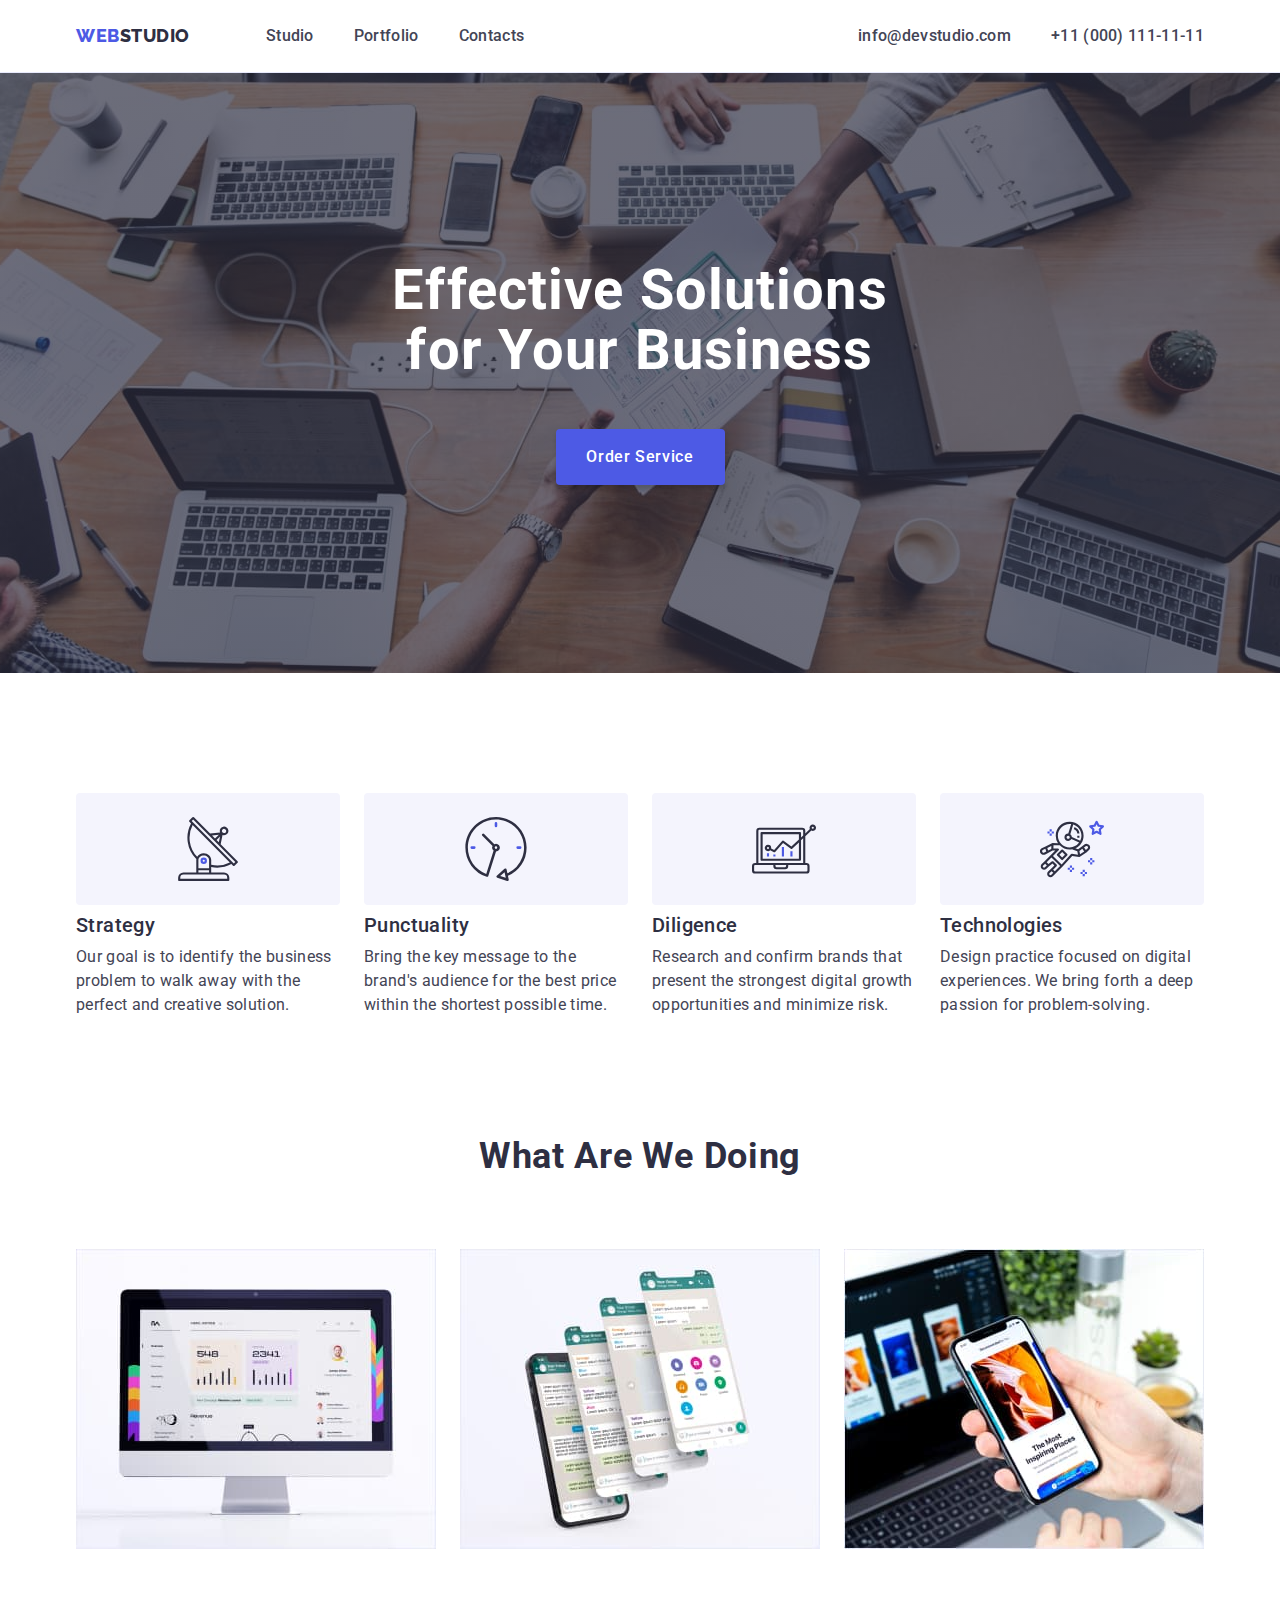
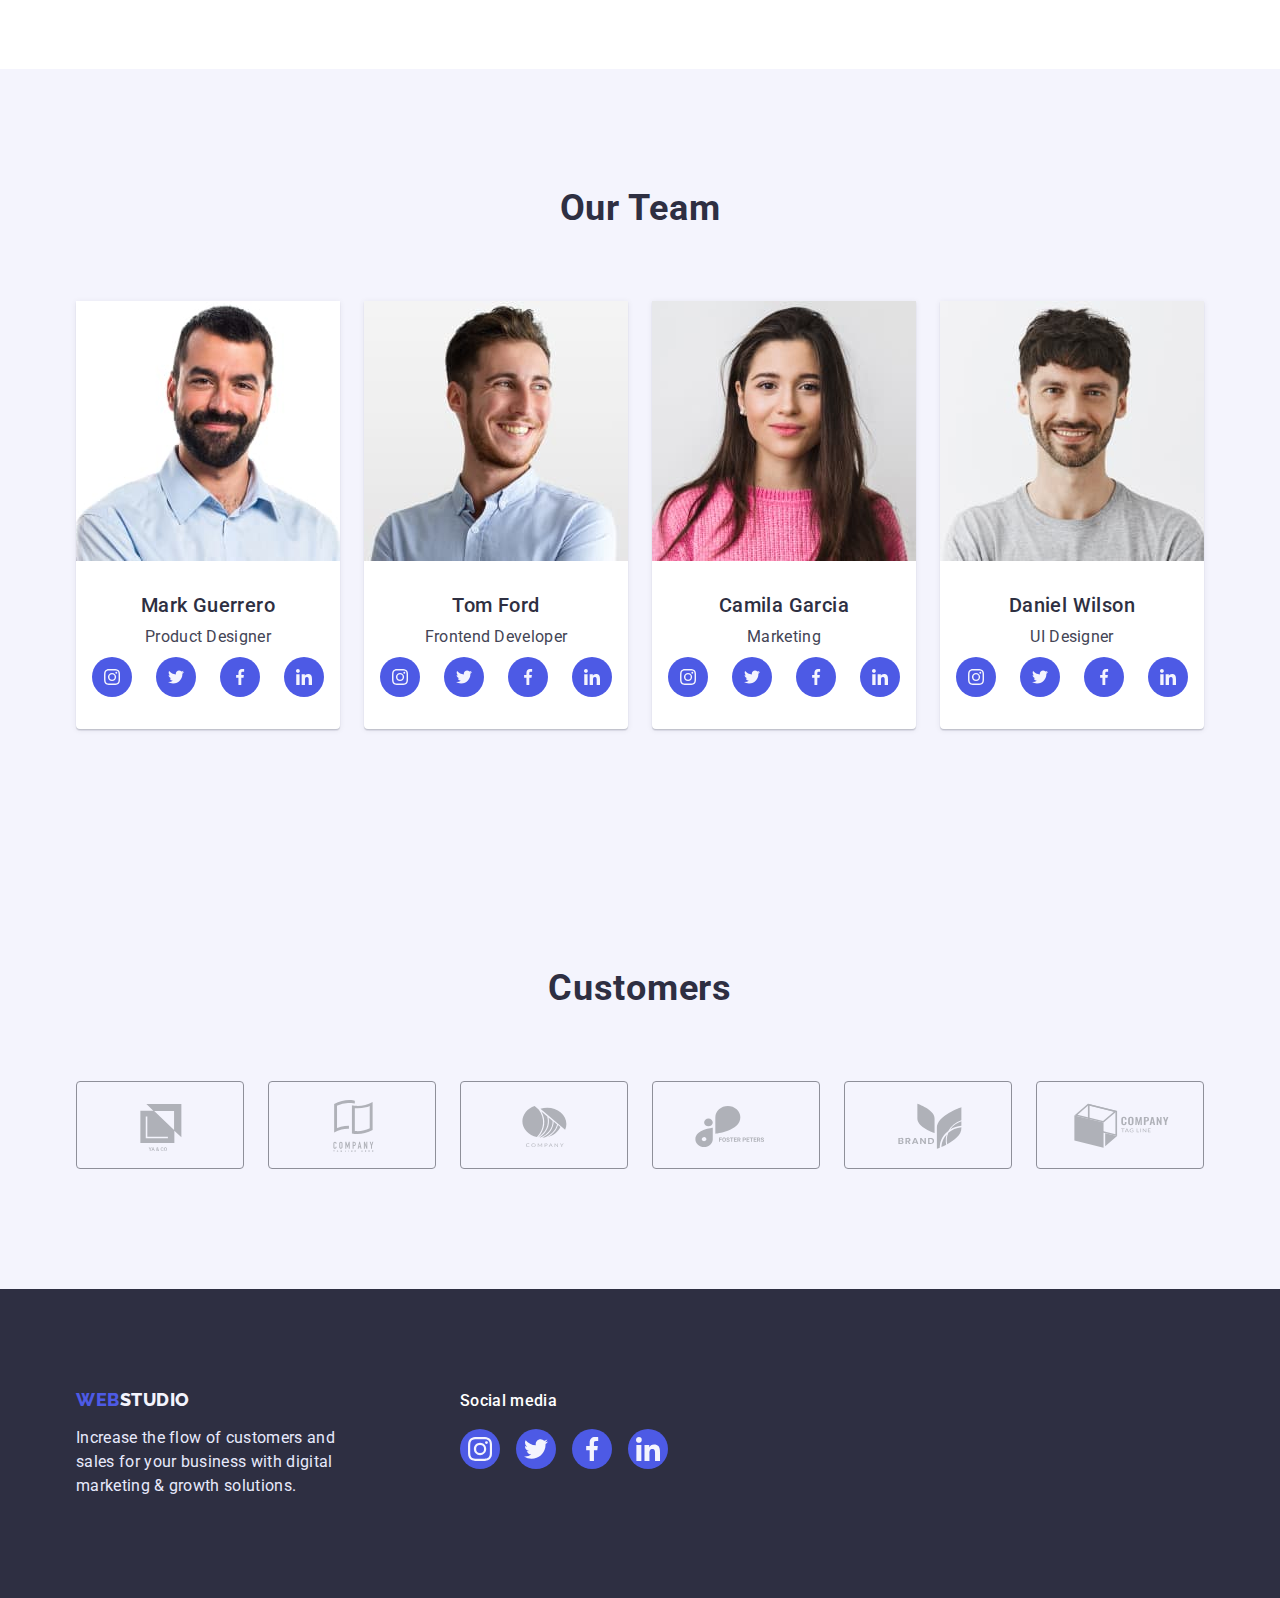
<file: index.html>
<!DOCTYPE html>
<html lang="en">
  <head>
    <meta charset="UTF-8" />
    <meta http-equiv="X-UA-Compatible" content="IE=edge" />
    <meta name="viewport" content="width=device-width, initial-scale=1.0" />

    <title>STUDIO</title>

    <!-- фонти -->
    <link rel="preconnect" href="https://fonts.googleapis.com" />
    <link rel="preconnect" href="https://fonts.gstatic.com" crossorigin />
    <link
      rel="stylesheet"
      href="https://fonts.googleapis.com/css2?family=Raleway:wght@800&family=Roboto:wght@400;500;700;900&display=swap"
    />

    <!-- нормализатор -->
    <link
      rel="stylesheet"
      href="https://cdnjs.cloudflare.com/ajax/libs/modern-normalize/1.0.0/modern-normalize.min.css"
    />

    <link rel="stylesheet" href="css/styles.css" />
  </head>

  <body>
    <!-- header  -->
    <header class="header-line">
      <div class="container main-nav">
        <!-- logo -->
        <nav class="page-nav">
          <!-- logo -->
          <a class="logotype link" href="./index.html">
            WEB<span class="studio-color">Studio</span>
          </a>

          <ul class="menu list">
            <li class="header-item">
              <a class="link menu-link menu-color" href="./index.html"
                >Studio</a
              >
            </li>
            <li class="header-item">
              <a class="link menu-link menu-color" href="./portfolio.html"
                >Portfolio</a
              >
            </li>
            <li class="header-item">
              <a class="link menu-link menu-color" href="">Contacts</a>
            </li>
          </ul>
        </nav>
        <!-- tel mail -->
        <address class="phone-mail">
          <ul class="menu list">
            <li class="header-item">
              <a
                class="link menu-link contacts-color"
                href="mailto:info@devstudio.com"
              >
                info@devstudio.com</a
              >
            </li>

            <li class="header-item">
              <a class="link menu-link contacts-color" href="tel:+110001111111"
                >+11 (000) 111-11-11</a
              >
            </li>
          </ul>
        </address>
      </div>
    </header>

    <main>
      <!-- hero image -->
      <section class="hero">
        <div class="container">
          <h1 class="hero-title">Effective Solutions for Your Business</h1>
          <button class="hero-button" type="button">Order Service</button>
        </div>
      </section>

      <!-- Feature -->
      <section class="feature">
        <div class="container">
          <h2 class="visually-hidden">Feature</h2>
          <ul class="list item">
            <li class="feature-item">
              <div class="feature-bgr-icon">
                <svg width="64" height="64">
                  <use href="./images/icon.svg#icon-antenna"></use>
                </svg>
              </div>
              <h3 class="item-subtitle">Strategy</h3>
              <p class="item-txt">
                Our goal is to identify the business problem to walk away with
                the perfect and creative solution.
              </p>
            </li>

            <li class="feature-item">
              <div class="feature-bgr-icon">
                <svg width="64" height="64">
                  <use href="./images/icon.svg#icon-clock"></use>
                </svg>
              </div>
              <h3 class="item-subtitle">Punctuality</h3>

              <p class="item-txt">
                Bring the key message to the brand's audience for the best price
                within the shortest possible time.
              </p>
            </li>
            <li class="feature-item">
              <div class="feature-bgr-icon">
                <svg width="64" height="64">
                  <use href="./images/icon.svg#icon-diagram"></use>
                </svg>
              </div>
              <h3 class="item-subtitle">Diligence</h3>
              <p class="item-txt">
                Research and confirm brands that present the strongest digital
                growth opportunities and minimize risk.
              </p>
            </li>
            <li class="feature-item">
              <div class="feature-bgr-icon">
                <svg width="64" height="64">
                  <use href="./images/icon.svg#icon-astronaut"></use>
                </svg>
              </div>
              <h3 class="item-subtitle">Technologies</h3>

              <p class="item-txt">
                Design practice focused on digital experiences. We bring forth a
                deep passion for problem-solving.
              </p>
            </li>
          </ul>
        </div>
      </section>
      <!-- action -->
      <section class="action">
        <div class="container">
          <h2 class="item-title">What are we doing</h2>

          <ul class="list action-list">
            <li class="action-item">
              <img src="./images/img-1-opt.jpg" alt="monitor" width="360" />
            </li>

            <li class="action-item">
              <img src="./images/img-2-opt.jpg" alt="mobiles" width="360" />
            </li>

            <li class="action-item">
              <img
                src="./images/img-3-opt.jpg"
                alt="hand with phone"
                width="360"
              />
            </li>
          </ul>
        </div>
      </section>

      <!-- Our Team -->
      <section class="team">
        <div class="container">
          <h2 class="item-title">Our Team</h2>
          <ul class="list action-list">
            <li class="team-card">
              <img
                src="./images/mark-opt.jpg"
                alt="Mark Guerrero Product Designer"
                width="264"
              />

              <div class="team-item">
                <h3 class="item-subtitle">Mark Guerrero</h3>
                <p class="item-txt">Product Designer</p>

                <!-- social media insta -->
                <ul class="social-list list">
                  <li class="social-item link">
                    <a href="#" class="socmedia-link">
                      <svg width="16" height="16" class="socmedia-icon">
                        <use href="./images/icon.svg#icon-instagram"></use>
                      </svg>
                    </a>
                  </li>
                  <!-- social media insta -->
                  <li class="social-item link">
                    <a href="#" class="socmedia-link">
                      <svg width="16" height="16" class="socmedia-icon">
                        <use href="./images/icon.svg#icon-twitter"></use>
                      </svg>
                    </a>
                  </li>
                  <li class="social-item link">
                    <a href="#" class="socmedia-link">
                      <svg width="16" height="16" class="socmedia-icon">
                        <use href="./images/icon.svg#icon-facebook"></use>
                      </svg>
                    </a>
                  </li>
                  <li class="social-item link">
                    <a href="#" class="socmedia-link">
                      <svg width="16" height="16" class="socmedia-icon">
                        <use href="./images/icon.svg#icon-linkedin"></use>
                      </svg>
                    </a>
                  </li>
                </ul>
              </div>
            </li>

            <li class="team-card">
              <img
                src="./images/tom-opt.jpg"
                alt="Tom Ford Frontend Developer"
                width="264"
              />

              <div class="team-item">
                <h3 class="item-subtitle">Tom Ford</h3>
                <p class="item-txt">Frontend Developer</p>
                <ul class="social-list list">
                  <!-- 1 -->
                  <li class="social-item link">
                    <a href="#" class="socmedia-link">
                      <svg width="16" height="16" class="socmedia-icon">
                        <use href="./images/icon.svg#icon-instagram"></use>
                      </svg>
                    </a>
                  </li>
                  <!-- 2 -->
                  <li class="social-item link">
                    <a href="#" class="socmedia-link">
                      <svg width="16" height="16" class="socmedia-icon">
                        <use href="./images/icon.svg#icon-twitter"></use>
                      </svg>
                    </a>
                  </li>
                  <!-- 3 -->
                  <li class="social-item link">
                    <a href="#" class="socmedia-link">
                      <svg width="16" height="16" class="socmedia-icon">
                        <use href="./images/icon.svg#icon-facebook"></use>
                      </svg>
                    </a>
                  </li>
                  <!-- 4 -->
                  <li class="social-item link">
                    <a href="#" class="socmedia-link">
                      <svg width="16" height="16" class="socmedia-icon">
                        <use href="./images/icon.svg#icon-linkedin"></use>
                      </svg>
                    </a>
                  </li>
                </ul>
              </div>
            </li>

            <li class="team-card">
              <img
                src="./images/camila-opt.jpg"
                alt="Camila Garcia Marketing"
                width="264"
              />
              <div class="team-item">
                <h3 class="item-subtitle">Camila Garcia</h3>
                <p class="item-txt">Marketing</p>
                <ul class="social-list list">
                  <li class="social-item link">
                    <!-- 1 -->
                    <a href="#" class="socmedia-link">
                      <svg width="16" height="16" class="socmedia-icon">
                        <use href="./images/icon.svg#icon-instagram"></use>
                      </svg>
                    </a>
                  </li>

                  <li class="social-item link">
                    <a href="#" class="socmedia-link">
                      <svg width="16" height="16" class="socmedia-icon">
                        <use href="./images/icon.svg#icon-twitter"></use>
                      </svg>
                    </a>
                  </li>
                  <li class="social-item link">
                    <a href="#" class="socmedia-link">
                      <svg width="16" height="16" class="socmedia-icon">
                        <use href="./images/icon.svg#icon-facebook"></use>
                      </svg>
                    </a>
                  </li>
                  <li class="social-item link">
                    <a href="#" class="socmedia-link">
                      <svg width="16" height="16" class="socmedia-icon">
                        <use href="./images/icon.svg#icon-linkedin"></use>
                      </svg>
                    </a>
                  </li>
                </ul>
              </div>
            </li>

            <li class="team-card">
              <img
                src="./images/daniel-opt.jpg"
                alt="Daniel Wilson UI Designer"
                width="264"
              />
              <div class="team-item">
                <h3 class="item-subtitle">Daniel Wilson</h3>

                <p class="item-txt">UI Designer</p>
                <ul class="social-list list">
                  <li class="social-item link">
                    <a href="#" class="socmedia-link">
                      <svg width="16" height="16" class="socmedia-icon">
                        <use href="./images/icon.svg#icon-instagram"></use>
                      </svg>
                    </a>
                  </li>

                  <li class="social-item link">
                    <a href="#" class="socmedia-link">
                      <svg width="16" height="16" class="socmedia-icon">
                        <use href="./images/icon.svg#icon-twitter"></use>
                      </svg>
                    </a>
                  </li>
                  <li class="social-item link">
                    <a href="#" class="socmedia-link">
                      <svg width="16" height="16" class="socmedia-icon">
                        <use href="./images/icon.svg#icon-facebook"></use>
                      </svg>
                    </a>
                  </li>
                  <li class="social-item link">
                    <a href="#" class="socmedia-link">
                      <svg width="16" height="16" class="socmedia-icon">
                        <use href="./images/icon.svg#icon-linkedin"></use>
                      </svg>
                    </a>
                  </li>
                </ul>
              </div>
            </li>
          </ul>
        </div>
      </section>
      <!-- /Team -->

      <!-- customers -->
      <section class="customers">
        <div class="container">
          <h2 class="customers-title">Customers</h2>

          <ul class="customers-list list">
            <li class="customers-item">
              <a href="#" class="customers-link">
                <svg width="104" height="56" class="svg-link">
                  <use href="./images/icon.svg#icon-logo1"></use>
                </svg>
              </a>
            </li>
            <li class="customers-item">
              <a href="#" class="customers-link">
                <svg width="104" height="56" class="svg-link">
                  <use href="./images/icon.svg#icon-logo2"></use>
                </svg>
              </a>
            </li>
            <li class="customers-item">
              <a href="#" class="customers-link">
                <svg width="104" height="56" class="svg-link">
                  <use href="./images/icon.svg#icon-logo3"></use>
                </svg>
              </a>
            </li>
            <li class="customers-item">
              <a href="#" class="customers-link">
                <svg width="104" height="56" class="svg-link">
                  <use href="./images/icon.svg#icon-logo4"></use>
                </svg>
              </a>
            </li>
            <li class="customers-item">
              <a href="#" class="customers-link">
                <svg width="104" height="56" class="svg-link">
                  <use href="./images/icon.svg#icon-logo5"></use>
                </svg>
              </a>
            </li>
            <li class="customers-item">
              <a href="#" class="customers-link">
                <svg width="104" height="56" class="svg-link">
                  <use href="./images/icon.svg#icon-logo6"></use>
                </svg>
              </a>
            </li>
          </ul>
        </div>
      </section>
    </main>
    <!-- footer -->
    <footer class="footer-content menu">
      <div class="container footer-box">
        <!-- logo -->
        <div class="logo-text">
          <a class="logotype link footer-link" href="./index.html">
            WEB<span class="studio-color-footer">Studio</span>
          </a>
          <!-- Increase -->
          <p class="footer-text">
            Increase the flow of customers and sales for your business with
            digital marketing & growth solutions.
          </p>
        </div>
        <div class="footer-soc-media">
          <p class="footer-socmedia-text">Social media</p>
          <ul class="footer-container-socmedia list">
            <li class="footer-socmedia">
              <a href="#" class="socmedia-bgr socmedia-link">
                <svg width="24" height="24" class="socmedia-icon">
                  <use href="./images/icon.svg#icon-instagram"></use>
                </svg>
              </a>
            </li>
            <li class="footer-socmedia">
              <a href="#" class="socmedia-bgr socmedia-link">
                <svg width="24" height="24" class="socmedia-icon">
                  <use href="./images/icon.svg#icon-twitter"></use>
                </svg>
              </a>
            </li>
            <li class="footer-socmedia">
              <a href="#" class="socmedia-bgr socmedia-link">
                <svg width="24" height="24" class="socmedia-icon">
                  <use href="./images/icon.svg#icon-facebook"></use>
                </svg>
              </a>
            </li>
            <li class="footer-socmedia">
              <a href="#" class="socmedia-bgr socmedia-link">
                <svg width="24" height="24" class="socmedia-icon">
                  <use href="./images/icon.svg#icon-linkedin"></use>
                </svg>
              </a>
            </li>
          </ul>
        </div>
      </div>
    </footer>
  </body>
</html>
</file>
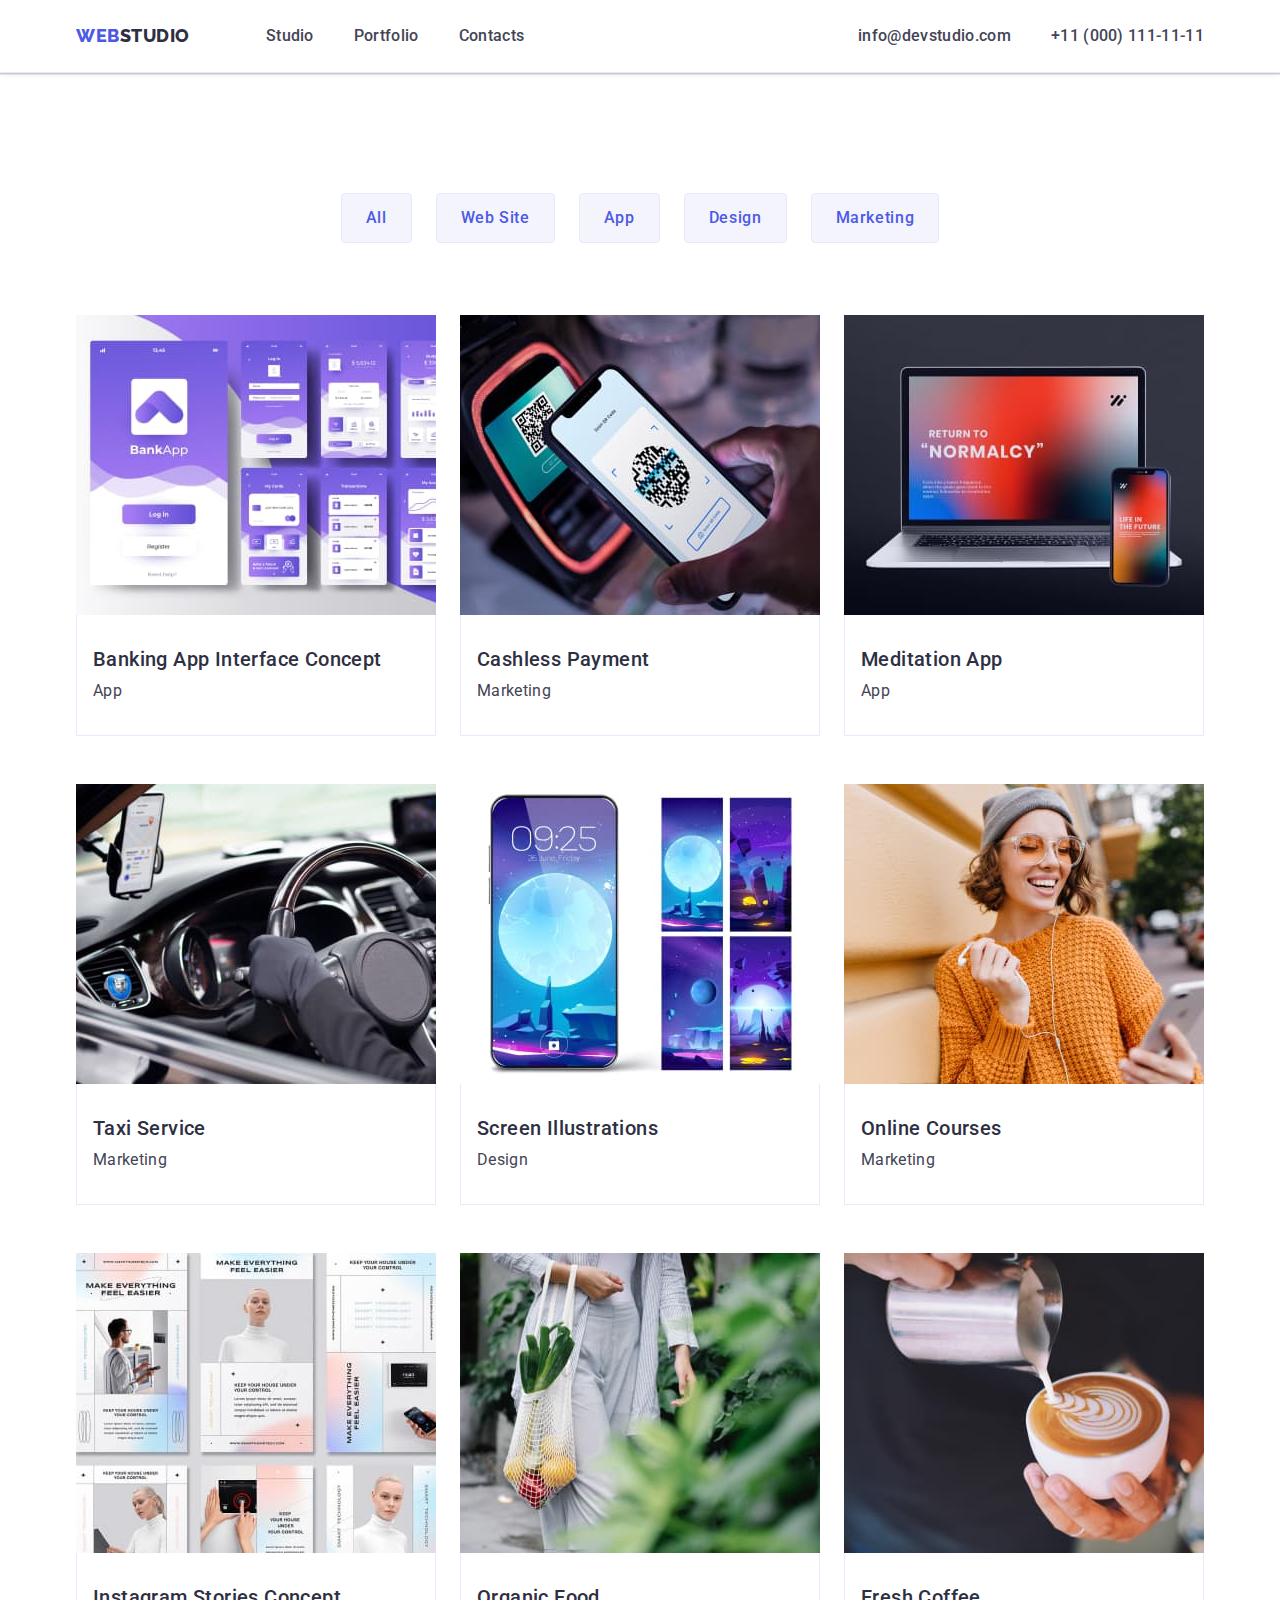
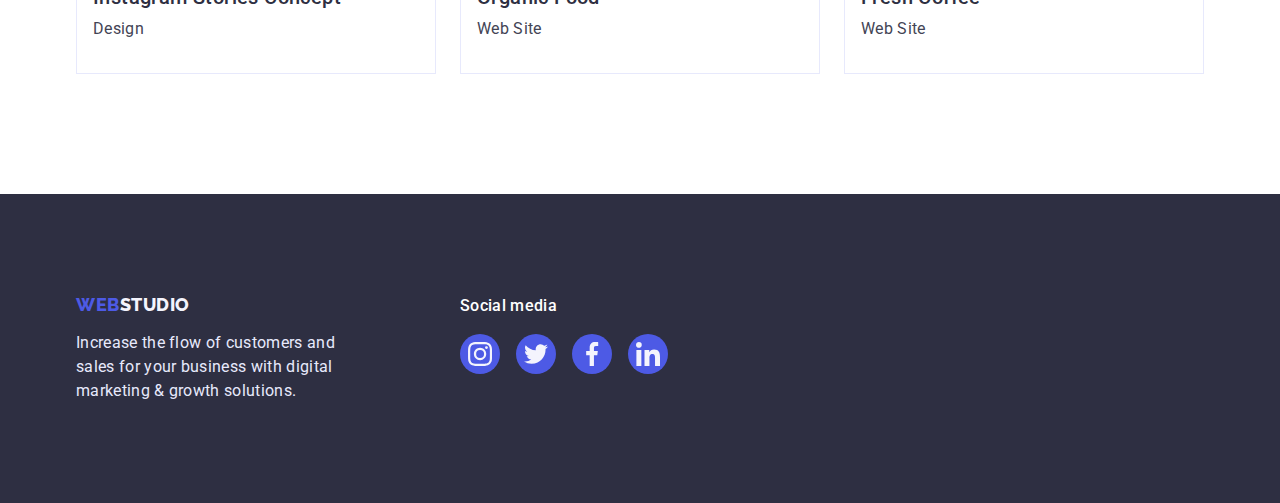
<file: portfolio.html>
<!DOCTYPE html>
<html lang="en">
  <head>
    <meta charset="UTF-8" />
    <meta http-equiv="X-UA-Compatible" content="IE=edge" />
    <meta name="viewport" content="width=device-width, initial-scale=1.0" />
    <title>Portfolio</title>
    <!-- фонти -->
    <link rel="preconnect" href="https://fonts.googleapis.com" />
    <link rel="preconnect" href="https://fonts.gstatic.com" crossorigin />
    <link
      rel="stylesheet"
      href="https://fonts.googleapis.com/css2?family=Raleway:wght@800&family=Roboto:wght@400;500;700;900&display=swap"
    />

    <!-- нормализатор -->
    <link
      rel="stylesheet"
      href="https://cdnjs.cloudflare.com/ajax/libs/modern-normalize/1.0.0/modern-normalize.min.css"
    />

    <link rel="stylesheet" href="css/styles.css" />
  </head>

  <body>
    <header class="header-line">
      <div class="container main-nav">
        <!-- logo -->
        <nav class="page-nav">
          <!-- logo -->
          <a class="logotype link" href="./index.html">
            WEB<span class="studio-color">Studio</span>
          </a>

          <ul class="menu list">
            <li class="header-item">
              <a class="link menu-link menu-color" href="./index.html"
                >Studio</a
              >
            </li>
            <li class="header-item">
              <a class="link menu-link menu-color" href="./portfolio.html"
                >Portfolio</a
              >
            </li>
            <li class="header-item">
              <a class="link menu-link menu-color" href="">Contacts</a>
            </li>
          </ul>
        </nav>
        <!-- tel mail -->
        <address class="phone-mail">
          <ul class="menu list">
            <li class="header-item">
              <a
                class="link menu-link contacts-color"
                href="mailto:info@devstudio.com"
              >
                info@devstudio.com</a
              >
            </li>

            <li class="header-item">
              <a class="link menu-link contacts-color" href="tel:+110001111111"
                >+11 (000) 111-11-11</a
              >
            </li>
          </ul>
        </address>
      </div>
    </header>

    <main>
      <section class="thumba">
        <div class="container">
          <h1 class="visually-hidden">Filters</h1>
          <!-- filter button -->

          <ul class="list thumba-list">
            <li class="thumba-item">
              <button class="thumba-button" type="button">All</button>
            </li>
            <li class="thumba-item">
              <button class="thumba-button" type="button">Web Site</button>
            </li>
            <li class="thumba-item">
              <button class="thumba-button" type="button">App</button>
            </li>
            <li class="thumba-item">
              <button class="thumba-button" type="button">Design</button>
            </li>
            <li class="thumba-item">
              <button class="thumba-button" type="button">Marketing</button>
            </li>
          </ul>
          <!-- images -->

          <ul class="list card-set">
            <li class="card-box">
              <a class="link card-link" href="">
                <img
                  src="./images/portfolio/banking-app.jpg"
                  alt="Banking App Interface Concept"
                  width="360"
                />
                <div class="card-content">
                  <h2 class="item-subtitle">Banking App Interface Concept</h2>
                  <p class="item-txt">App</p>
                </div>
              </a>
            </li>

            <li class="card-box">
              <a class="link card-link" href="">
                <img
                  src="./images/portfolio/cashless-paiment.jpg"
                  alt="the hand holding the mobile phone in front of the cash terminal"
                  width="360"
                />
                <div class="card-content">
                  <h2 class="item-subtitle">Cashless Payment</h2>
                  <p class="item-txt">Marketing</p>
                </div>
              </a>
            </li>

            <li class="card-box">
              <a class="link card-link" href="">
                <img
                  src="./images/portfolio/meditaion-app.jpg"
                  alt="mobile phone next to personal computer"
                  width="360"
                />
                <div class="card-content">
                  <h2 class="item-subtitle">Meditation App</h2>
                  <p class="item-txt">App</p>
                </div>
              </a>
            </li>

            <li class="card-box">
              <a class="link card-link" href="">
                <img
                  src="./images/portfolio/taxi-service.jpg"
                  alt="the hand holding the steering wheel of the car"
                  width="360"
                />
                <div class="card-content">
                  <h2 class="item-subtitle">Taxi Service</h2>
                  <p class="item-txt">Marketing</p>
                </div>
              </a>
            </li>

            <li class="card-box">
              <a class="link card-link" href="">
                <img
                  src="./images/portfolio/screen-illustrations.jpg"
                  alt="Screen Illustrations"
                  width="360"
                />
                <div class="card-content">
                  <h2 class="item-subtitle">Screen Illustrations</h2>
                  <p class="item-txt">Design</p>
                </div>
              </a>
            </li>

            <li class="card-box">
              <a class="link card-link" href="">
                <img
                  src="./images/portfolio/online-courses.jpg"
                  alt="a woman in the glasses, orange jacket keeps the mobile on a stretched hand"
                  width="360"
                />
                <div class="card-content">
                  <h2 class="item-subtitle">Online Courses</h2>
                  <p class="item-txt">Marketing</p>
                </div>
              </a>
            </li>

            <li class="card-box">
              <a class="link card-link" href="">
                <img
                  src="./images/portfolio/instagram-stories-concept.jpg"
                  alt="image layouts of instagram windows"
                  width="360"
                />
                <div class="card-content">
                  <h2 class="item-subtitle">Instagram Stories Concept</h2>
                  <p class="item-txt">Design</p>
                </div>
              </a>
            </li>

            <li class="card-box">
              <a class="link card-link" href="">
                <img
                  src="./images/portfolio/organic-food.jpg"
                  alt="woman with bag with vegetables and fruits"
                  width="360"
                />
                <div class="card-content">
                  <h2 class="item-subtitle">Organic Food</h2>
                  <p class="item-txt">Web Site</p>
                </div>
              </a>
            </li>

            <li class="card-box">
              <a class="link card-link" href="">
                <img
                  src="./images/portfolio/fresh-coffee.jpg"
                  alt="the barist pour the cream into a cup of coffee"
                  width="360"
                />
                <div class="card-content">
                  <h2 class="item-subtitle">Fresh Coffee</h2>
                  <p class="item-txt">Web Site</p>
                </div>
              </a>
            </li>
          </ul>
        </div>
      </section>
    </main>

    <!-- footer -->
    <footer class="footer-content menu">
      <div class="container footer-box">
        <!-- logo -->
        <div class="logo-text">
          <a class="logotype link footer-link" href="./index.html">
            WEB<span class="studio-color-footer">Studio</span>
          </a>
          <!-- Increase -->
          <p class="footer-text">
            Increase the flow of customers and sales for your business with
            digital marketing & growth solutions.
          </p>
        </div>
        <div class="footer-soc-media">
          <p class="footer-socmedia-text">Social media</p>
          <ul class="footer-container-socmedia list">
            <li class="footer-socmedia">
              <a href="#" class="socmedia-bgr socmedia-link">
                <svg width="24" height="24" class="socmedia-icon">
                  <use href="./images/icon.svg#icon-instagram"></use>
                </svg>
              </a>
            </li>
            <li class="footer-socmedia">
              <a href="#" class="socmedia-bgr socmedia-link">
                <svg width="24" height="24" class="socmedia-icon">
                  <use href="./images/icon.svg#icon-twitter"></use>
                </svg>
              </a>
            </li>
            <li class="footer-socmedia">
              <a href="#" class="socmedia-bgr socmedia-link">
                <svg width="24" height="24" class="socmedia-icon">
                  <use href="./images/icon.svg#icon-facebook"></use>
                </svg>
              </a>
            </li>
            <li class="footer-socmedia">
              <a href="#" class="socmedia-bgr socmedia-link">
                <svg width="24" height="24" class="socmedia-icon">
                  <use href="./images/icon.svg#icon-linkedin"></use>
                </svg>
              </a>
            </li>
          </ul>
        </div>
      </div>
    </footer>
  </body>
</html>
</file>
<file: css/styles.css>
:root {
  --primary-brand-color: #4d5ae5;
  --pressed-state-color: #404bbf;
  --dark-color: #2e2f42;
  --success-color: #31d0aa;
  --text-color: #434455;
  --subtle-text-color: #8e8f99;
  --accent-color: #e7e9fc;
  --modal-overlay-color: #f4f4fd;
  --hero-background-color: rgba(46, 47, 66, 0.7);
  --white-background: #fff;
  --modal-background: #fcfcfc;
  --color-customer: rgb(175, 177, 184);
  --primary-font: "Roboto";
  --secondary-font: "Raleway";
}

h1,
h2,
h3,
h4,
h5,
h6,
p {
  margin: 0;
}

a {
  color: currentColor;
}

img {
  display: block;
  width: 100%;
  height: auto;
}

ul {
  margin: 0;
  padding-left: 0;
}

body {
  background-color: var(--white-background);
  font-family: "Roboto", sans-serif;
  color: var(--text-color);
  line-height: 1.5;
  letter-spacing: 0.02em;
}

.container {
  width: 1158px;
  padding-left: 15px;
  padding-right: 15px;
  margin-left: auto;
  margin-right: auto;
}

.main-nav {
  display: flex;
  align-items: center;
}

.header-line {
  border-bottom: 1px solid var(--accent-color);
  background: var(--white-background);
  box-shadow: 0px 2px 1px rgba(46, 47, 66, 0.08), 0px 1px 1px rgba(46, 47, 66, 0.16), 0px 1px 6px rgba(46, 47, 66, 0.08);
}

.logotype {
  font-family: "Raleway", sans-serif;
  font-weight: 800;
  font-size: 18px;
  line-height: 1.17;
  letter-spacing: 0.03em;
  text-transform: uppercase;
  color: var(--primary-brand-color);
  padding: 0px;
  margin-right: 76px;
}

.studio-color {
  color: var(--dark-color);
}

.studio-color-footer {
  color: var(--modal-overlay-color);
}

.list {
  list-style: none;
}

.link {
  text-decoration: none;
}

.phone-mail {
  font-style: normal;
}

.page-nav {
  display: flex;
  align-items: center;
  margin-right: auto;
}

.menu {
  display: flex;
  gap: 40px;
}

.menu-link {
  display: block;
  padding-top: 24px;
  padding-bottom: 24px;
  font-weight: 500;
  font-size: 16px;
  line-height: 1.5;
  letter-spacing: 0.02em;
}

.menu-link:hover,
.menu-link:focus {
  color: var(--pressed-state-color);
}

/**
  |============================
  | Hero
  |============================
*/
.hero {
  background-color: var(--dark-color);
  text-align: center;
  padding: 188px 0;
  max-width: 1440px;
  height: 600px;
  margin-left: auto;
  margin-right: auto;
  background-image: linear-gradient(rgba(46, 47, 66, 0.7),
      rgba(46, 47, 66, 0.7)),
    url(../images/hero.jpg);
  background-repeat: no-repeat;
  background-position: center;
  background-size: cover;
}

.hero-title {
  font-size: 56px;
  line-height: 1.07;
  letter-spacing: 0.02em;
  color: var(--white-background);
  max-width: 496px;
  margin-right: auto;
  margin-left: auto;
  margin-bottom: 48px;
}

.hero-button {
  font-family: var(--primary-font), sans-serif;
  font-weight: 500;
  min-width: 169px;
  height: 56px;
  background-color: var(--primary-brand-color);
  color: var(--white-background);
  letter-spacing: 0.04em;
  box-shadow: 0px 4px 4px rgba(0, 0, 0, 0.15);
  border-radius: 4px;
  line-height: 1.5;
  border: none;
  cursor: pointer;
}

.hero-button:hover,
.hero-button:focus {
  background-color: var(--pressed-state-color);
}

/**
  |============================
  | Feature
  |============================
*/
.feature {
  padding: 120px 0;
}

.visually-hidden {
  position: absolute;
  width: 1px;
  height: 1px;
  margin: -1px;
  border: 0;
  padding: 0;
  white-space: nowrap;
  clip-path: inset(100%);
  clip: rect(0 0 0 0);
  overflow: hidden;
}

.item {
  display: flex;
  gap: 24px;
}

.feature-item {
  width: calc((100% - 3*24px) / 4);
}

.feature-icon {
  width: 64px;
  height: 64px;
  fill: var(--dark-color);
}

.feature-bgr-icon {
  display: flex;
  justify-content: center;
  align-items: center;
  margin-bottom: 8px;
  height: 112px;
  background: var(--modal-overlay-color);
  border-radius: 4px;
}

/**
  |============================
  | action
  |============================
*/

.item-title {
  font-size: 36px;
  line-height: 1.11;
  text-align: center;
  letter-spacing: 0.02em;
  text-transform: capitalize;
  color: var(--dark-color);
  margin-bottom: 72px;
}

.action {
  padding-bottom: 120px;
}

.action-list {
  display: flex;
  gap: 24px;
}

/**
  |============================
  | team
  |============================
*/

.team {
  text-align: center;
  padding-top: 120px;
  padding-bottom: 120px;
  background-color: var(--modal-overlay-color);
}

.team-card {
  background-color: var(--white-background);
  border-radius: 0px 0px 4px 4px;
  box-shadow: 0px 1px 6px rgba(46, 47, 66, 0.08),
    0px 1px 1px rgba(46, 47, 66, 0.16), 0px 2px 1px rgba(46, 47, 66, 0.08);
}

.team-item {
  padding: 32px 0;

}

/**
  |============================
  | socmedia
  |============================
*/
.social-list {
  display: flex;
  justify-content: center;
  gap: 24px;
  margin-top: 8px;
}

.social-item {
  width: 40px;
  height: 40px;
}


.socmedia-icon {
  fill: var(--modal-overlay-color);
}

.socmedia-link {
  display: flex;
  justify-content: center;
  align-items: center;
  border-radius: 50%;
  width: 100%;
  height: 100%;
  background-color: var(--primary-brand-color);
}

.socmedia-link:hover,
.socmedia-link:focus {
  background-color: var(--pressed-state-color);
}

.socmedia-bgr:hover,
.socmedia-bgr:focus {
  background-color: #31d0aa;
}

/**
  |============================
  | Customers
  |============================
*/
.customers {
  text-align: center;
  padding-top: 120px;
  padding-bottom: 120px;
  background-color: var(--modal-overlay-color);
}

.customers-title {
  font-size: 36px;
  line-height: 1.1;
  text-align: center;
  letter-spacing: 0.02em;
  text-transform: capitalize;
  color: var(--dark-color);
  margin-bottom: 72px;
}

.customers-list {
  display: flex;
  gap: 24px;
}

.customers-item {
  width: calc((100% - 5*24px) / 6);
}

.customers-link {
  display: flex;
  justify-content: center;
  align-items: center;
  width: 168px;
  height: 88px;
  border: 1px solid var(--subtle-text-color);
  border-radius: 4px;
  color: #afb1b8;
  ;

}

.svg-link {
  /* width: 104px;
  height: 56px; */
  fill: currentColor;
}

/* .customers-icon {} */

.customers-link:hover,
.customers-link:focus {
  border-color: var(--pressed-state-color);
  color: #404bbf;
}

.svg-link:hover,
.svg-link:focus {
  fill: var(--pressed-state-color);
}

/* ====== thumba ========= */

.item-subtitle {
  font-weight: 500;
  font-size: 20px;
  line-height: 1.2;
  letter-spacing: 0.02em;
  color: var(--dark-color);
  margin-bottom: 8px;
}

.item-txt {
  font-size: 16px;
  line-height: 1.5;
  letter-spacing: 0.02em;
  color: var(--text-color);
}

/**
  |============================
  | portfolio
  |============================
*/

/**
  |============================
  | thumba
  |============================
*/
.thumba {
  padding: 120px 0;
}

.thumba-list {
  display: flex;
  justify-content: center;
  gap: 24px;
  margin-bottom: 72px;
}

.thumba-button {
  padding: 12px 24px;
  border: 1px solid var(--accent-color);
  border-radius: 4px;
  background-color: var(--modal-overlay-color);
  font-family: var(--primary-font), sans-serif;
  font-weight: 500;
  font-size: 16px;
  line-height: 1.5;
  letter-spacing: 0.04em;
  color: var(--primary-brand-color);
  cursor: pointer;
}

.thumba-button:hover,
.thumba-button:focus {
  background-color: var(--pressed-state-color);
  color: #ffffff;
  border: 1px solid transparent;
  box-shadow: 0px 3px 1px rgba(0, 0, 0, 0.1), 0px 2px 1px rgba(0, 0, 0, 0.08), 0px 2px 2px rgba(0, 0, 0, 0.12);
}

.card-set {
  display: flex;
  flex-wrap: wrap;
  row-gap: 48px;
  column-gap: 24px;
}

.card-box {
  background: var(--white-background);
  width: calc((100% - 2 * 24px) / 3);
}

.card-link {
  display: block;
}

.card-content {
  padding: 32px 16px;
  border: 1px solid var(--accent-color);
  border-top: none;
}

.card-link:hover,
.card-link:focus {
  box-shadow: 0px 1px 6px rgba(46, 47, 66, 0.08), 0px 1px 1px rgba(46, 47, 66, 0.16), 0px 2px 1px rgba(46, 47, 66, 0.08);
}

/**
  |============================
  | footer
  |============================
*/
.footer-content {
  background-color: var(--dark-color);
  padding: 100px 0;
}

.footer-link {
  display: inline-block;
  margin-bottom: 16px;
  margin-right: 0;
}

.footer-box {
  display: flex;
  align-items: baseline;
  gap: 120px;
}

.footer-text {
  max-width: 264px;
  color: var(--accent-color);
}

/* .footer-soc-media {
  margin-left: 120px;
} */

.footer-socmedia-text {
  font-weight: 500;
  font-size: 16px;
  line-height: 1.5;
  letter-spacing: 0.02em;
  color: var(--white-background);
  margin-bottom: 16px;
}

.footer-container-socmedia {
  display: flex;
  gap: 16px;
}

.footer-socmedia {
  width: 40px;
  height: 40px;
}
</file>
